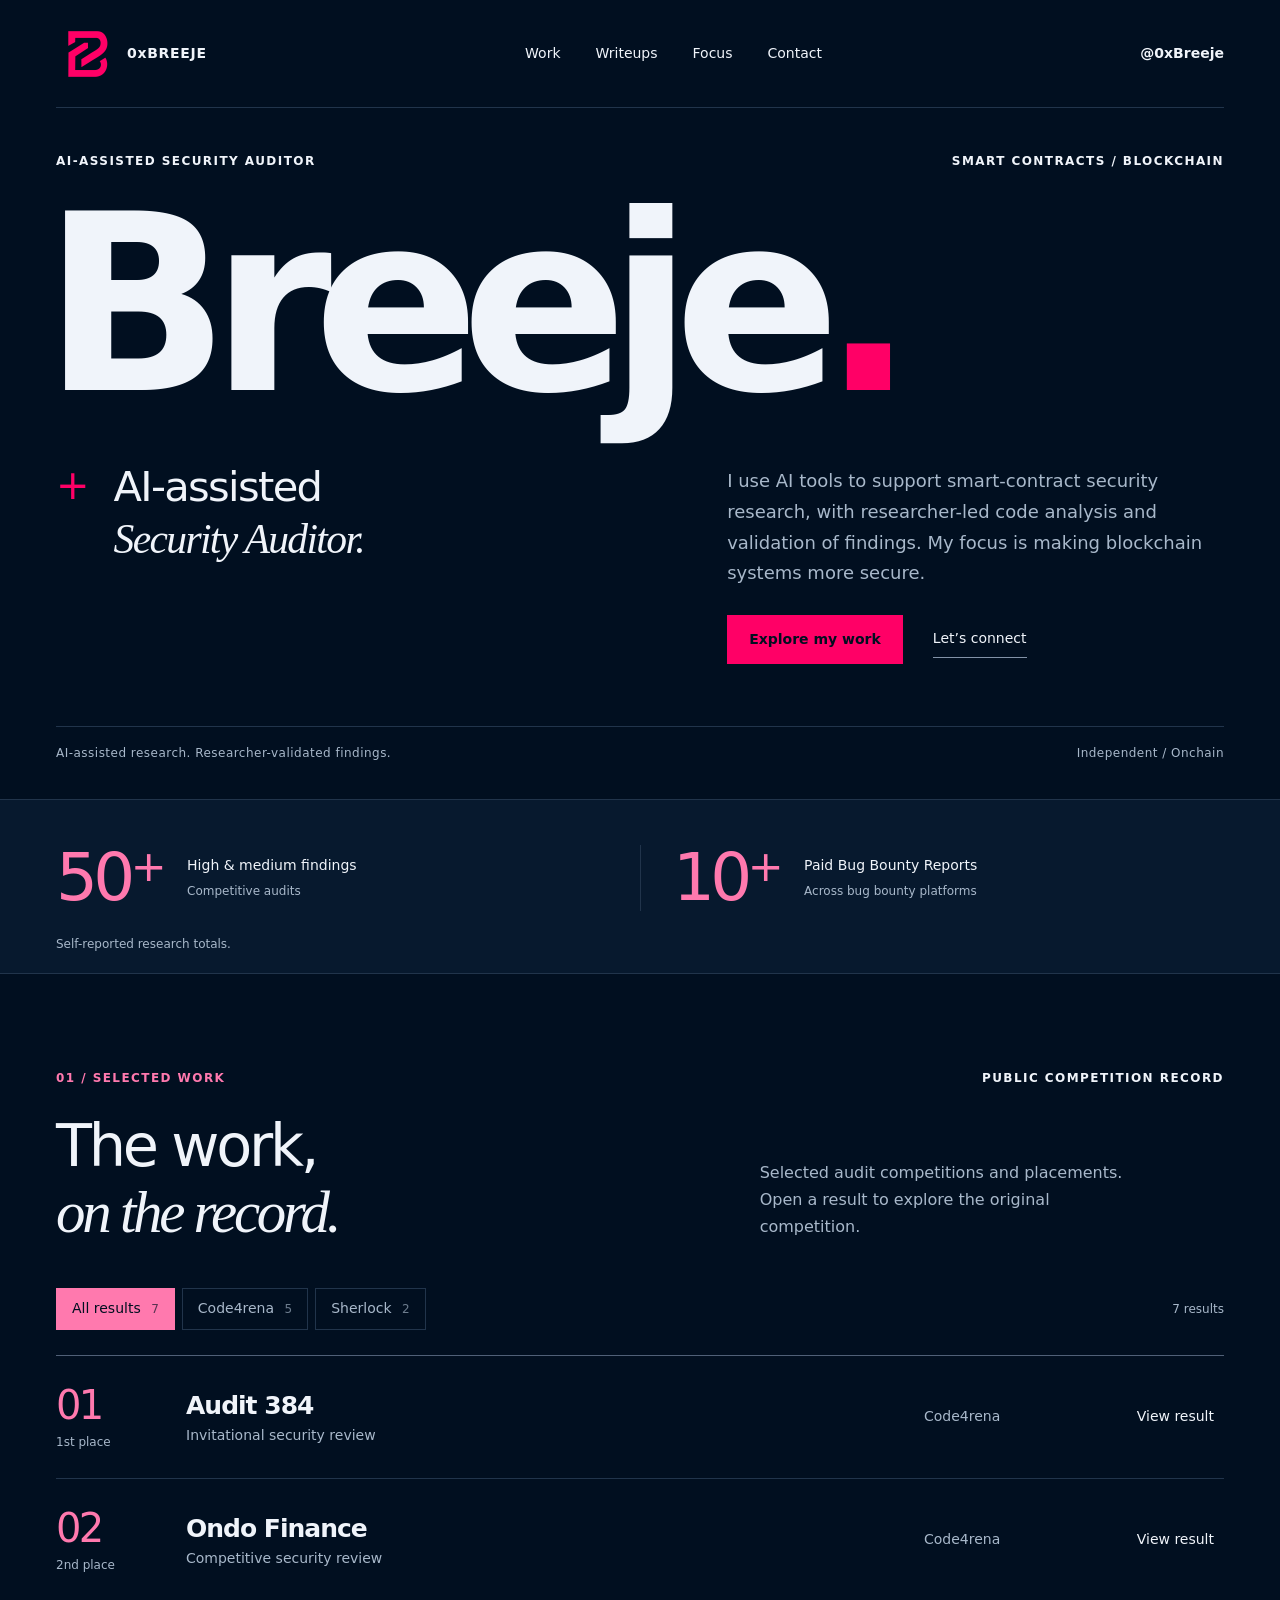
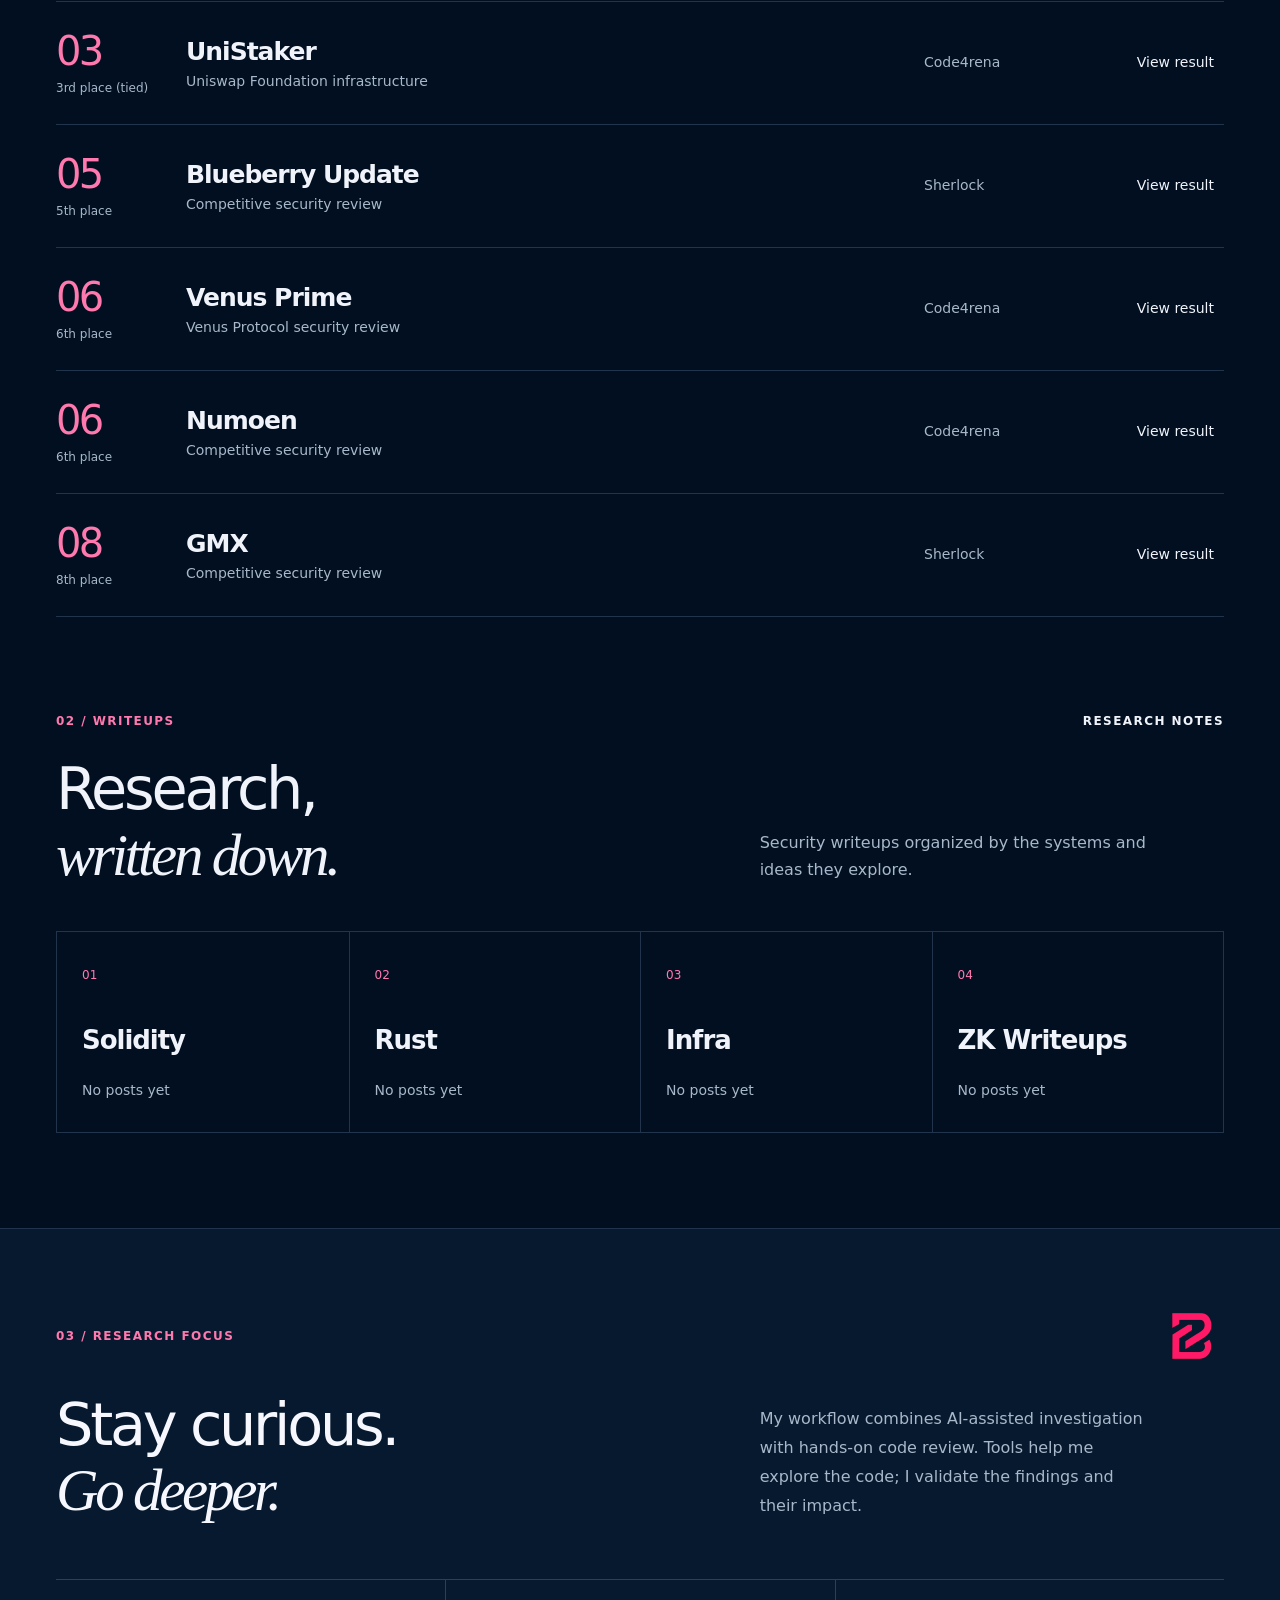
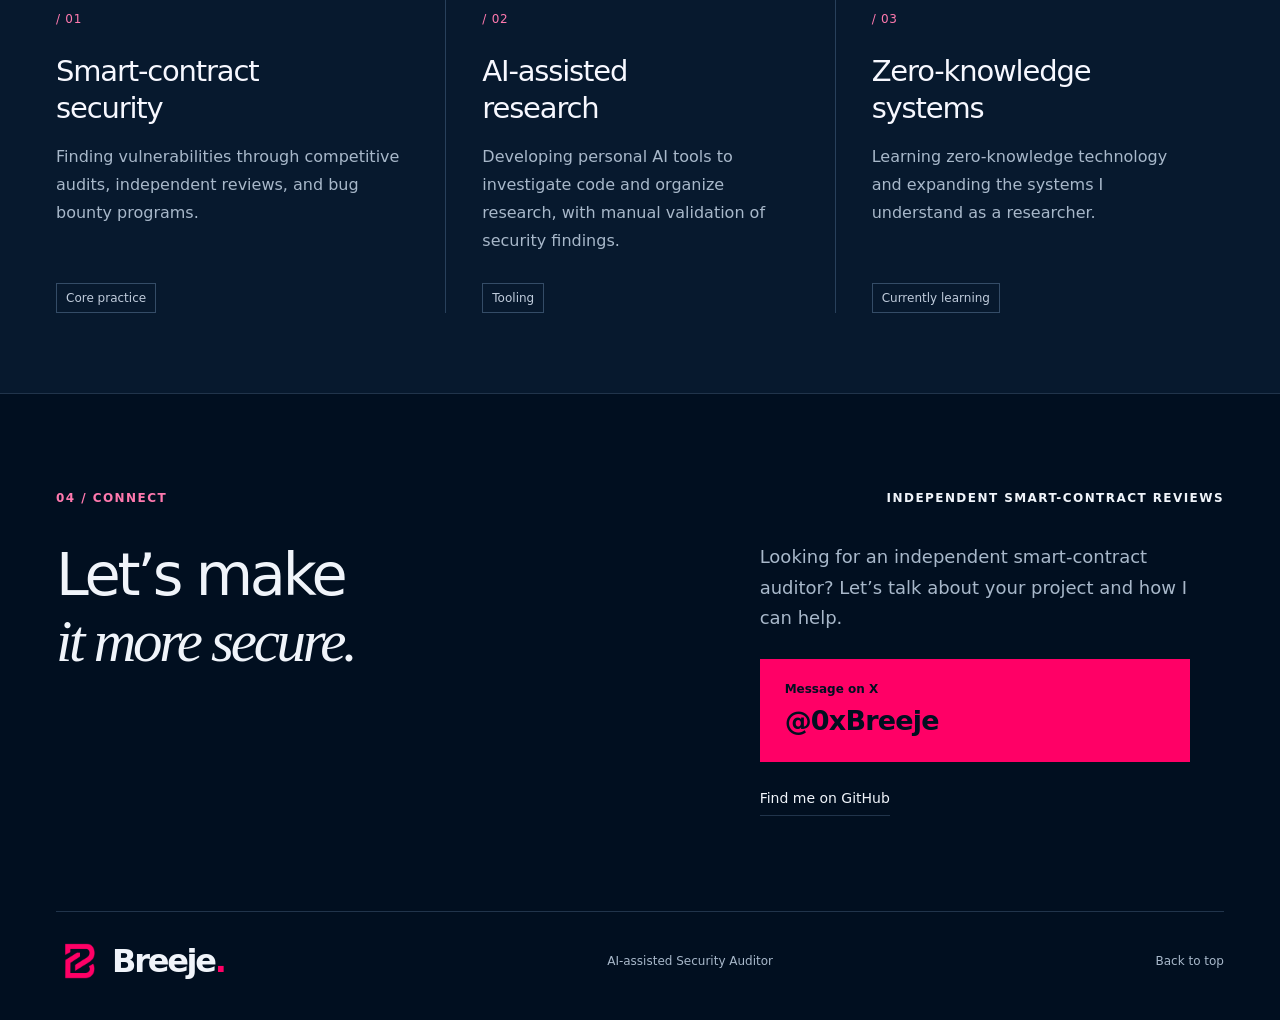
<file: index.html>
<!doctype html>
<html lang="en">
<head>
<meta charset="UTF-8">
<meta name="viewport" content="width=device-width, initial-scale=1">
<meta name="color-scheme" content="dark">
<meta name="theme-color" content="#010f20">
<title>Breeje | AI-assisted Security Auditor</title>
<meta name="description" content="AI-assisted security auditor. Explore Breeje's audit results, bug bounty work, and Solidity, Rust, Infra, and ZK writeups.">
<meta property="og:title" content="Breeje | AI-assisted Security Auditor">
<meta property="og:description" content="AI-assisted security research with researcher-led analysis and validation.">
<meta property="og:type" content="website">
<link rel="icon" type="image/png" href="assets/breeje-logo.png">
<link rel="stylesheet" href="styles.css">
<script src="script.js" defer></script>
<script src="writeups/posts.js" defer></script>
<script src="writeups/writeups.js" defer></script>
</head>
<body>
<a class="skip-link" href="#main">Skip to content</a>
<header class="site-header wrap">
  <a class="wordmark" href="#top" aria-label="Breeje home"><img class="brand-logo" src="assets/breeje-logo.png" alt="" width="64" height="64"><span>0xBREEJE</span></a>
  <nav aria-label="Main navigation"><a href="#work">Work</a><a href="writeups/index.html">Writeups</a><a href="#focus">Focus</a><a href="#contact">Contact</a></nav>
  <a class="header-contact" href="https://twitter.com/0xBreeje" target="_blank" rel="noopener noreferrer">@0xBreeje</a>
</header>
<main id="main">
<section class="hero wrap" id="top" aria-labelledby="hero-title">
  <div class="hero-topline"><span class="eyebrow">AI-assisted Security Auditor</span><span class="eyebrow hero-edition">Smart contracts / Blockchain</span></div>
  <h1 id="hero-title">Breeje<span class="name-period">.</span></h1>
  <div class="hero-bottom">
    <div class="hero-statement"><span class="small-cross" aria-hidden="true">+</span><h2>AI-assisted<br><em>Security Auditor.</em></h2></div>
    <div class="hero-intro"><p>I use AI tools to support smart-contract security research, with researcher-led code analysis and validation of findings. My focus is making blockchain systems more secure.</p><div class="hero-actions"><a class="button button-blue" href="#work">Explore my work</a><a class="text-link" href="#contact">Let’s connect</a></div></div>
  </div>
  <div class="hero-rule"><span>AI-assisted research. Researcher-validated findings.</span><span aria-hidden="true">Independent / Onchain</span></div>
</section>
<section class="record-strip" aria-label="Research record">
  <div class="wrap"><div class="stat-grid">
    <div class="stat"><strong>50<span>+</span></strong><div>High &amp; medium findings<span>Competitive audits</span></div></div>
    <div class="stat"><strong>10<span>+</span></strong><div>Paid Bug Bounty Reports<span>Across bug bounty platforms</span></div></div>
  </div><p class="record-note">Self-reported research totals.</p></div>
</section>
<section class="work-section wrap" id="work" aria-labelledby="work-title">
  <div class="section-top"><span class="eyebrow section-index">01 / Selected work</span><span class="eyebrow">Public competition record</span></div>
  <div class="section-heading"><h2 id="work-title">The work,<br><em>on the record.</em></h2><p>Selected audit competitions and placements. Open a result to explore the original competition.</p></div>
  <div class="work-controls"><div class="filters" role="group" aria-label="Filter results by platform"><button class="filter active" data-filter="all" aria-pressed="true">All results <span>7</span></button><button class="filter" data-filter="code4rena" aria-pressed="false">Code4rena <span>5</span></button><button class="filter" data-filter="sherlock" aria-pressed="false">Sherlock <span>2</span></button></div><span id="result-count" class="result-count" aria-live="polite">7 results</span></div>
  <div class="results-list">
    <a class="result-row" data-platform="code4rena" href="https://code4rena.com/audits/2024-05-audit-384-invitational" target="_blank" rel="noopener noreferrer"><span class="rank"><span class="rank-number">01</span><span class="rank-label">1st place</span></span><span class="result-name">Audit 384 <span class="result-detail">Invitational security review</span></span><span class="platform">Code4rena</span><span class="result-action"><span class="result-link-label">View result</span><span class="mobile-result-label">View</span></span></a>
    <a class="result-row" data-platform="code4rena" href="https://code4rena.com/audits/2024-03-ondo-finance" target="_blank" rel="noopener noreferrer"><span class="rank"><span class="rank-number">02</span><span class="rank-label">2nd place</span></span><span class="result-name">Ondo Finance <span class="result-detail">Competitive security review</span></span><span class="platform">Code4rena</span><span class="result-action"><span class="result-link-label">View result</span><span class="mobile-result-label">View</span></span></a>
    <a class="result-row" data-platform="code4rena" href="https://code4rena.com/audits/2024-02-unistaker-infrastructure" target="_blank" rel="noopener noreferrer"><span class="rank"><span class="rank-number">03</span><span class="rank-label">3rd place (tied)</span></span><span class="result-name">UniStaker <span class="result-detail">Uniswap Foundation infrastructure</span></span><span class="platform">Code4rena</span><span class="result-action"><span class="result-link-label">View result</span><span class="mobile-result-label">View</span></span></a>
    <a class="result-row" data-platform="sherlock" href="https://app.sherlock.xyz/audits/contests/69" target="_blank" rel="noopener noreferrer"><span class="rank"><span class="rank-number">05</span><span class="rank-label">5th place</span></span><span class="result-name">Blueberry Update <span class="result-detail">Competitive security review</span></span><span class="platform">Sherlock</span><span class="result-action"><span class="result-link-label">View result</span><span class="mobile-result-label">View</span></span></a>
    <a class="result-row" data-platform="code4rena" href="https://code4rena.com/audits/2023-09-venus-prime" target="_blank" rel="noopener noreferrer"><span class="rank"><span class="rank-number">06</span><span class="rank-label">6th place</span></span><span class="result-name">Venus Prime <span class="result-detail">Venus Protocol security review</span></span><span class="platform">Code4rena</span><span class="result-action"><span class="result-link-label">View result</span><span class="mobile-result-label">View</span></span></a>
    <a class="result-row" data-platform="code4rena" href="https://code4rena.com/audits/2023-01-numoen-contest" target="_blank" rel="noopener noreferrer"><span class="rank"><span class="rank-number">06</span><span class="rank-label">6th place</span></span><span class="result-name">Numoen <span class="result-detail">Competitive security review</span></span><span class="platform">Code4rena</span><span class="result-action"><span class="result-link-label">View result</span><span class="mobile-result-label">View</span></span></a>
    <a class="result-row" data-platform="sherlock" href="https://app.sherlock.xyz/audits/contests/6" target="_blank" rel="noopener noreferrer"><span class="rank"><span class="rank-number">08</span><span class="rank-label">8th place</span></span><span class="result-name">GMX <span class="result-detail">Competitive security review</span></span><span class="platform">Sherlock</span><span class="result-action"><span class="result-link-label">View result</span><span class="mobile-result-label">View</span></span></a>
  </div>
</section>
<section class="writeups-section wrap" id="writeups" aria-labelledby="writeups-title">
  <div class="section-top"><span class="eyebrow section-index">02 / Writeups</span><span class="eyebrow">Research notes</span></div>
  <div class="section-heading"><h2 id="writeups-title">Research,<br><em>written down.</em></h2><p>Security writeups organized by the systems and ideas they explore.</p></div>
  <div class="writeup-category-grid">
    <a class="category-card" href="writeups/index.html?category=solidity"><span class="category-index">01</span><h3>Solidity</h3><span data-category-count="Solidity">No posts yet</span></a>
    <a class="category-card" href="writeups/index.html?category=rust"><span class="category-index">02</span><h3>Rust</h3><span data-category-count="Rust">No posts yet</span></a>
    <a class="category-card" href="writeups/index.html?category=infra"><span class="category-index">03</span><h3>Infra</h3><span data-category-count="Infra">No posts yet</span></a>
    <a class="category-card" href="writeups/index.html?category=zk"><span class="category-index">04</span><h3>ZK Writeups</h3><span data-category-count="ZK Writeups">No posts yet</span></a>
  </div>
</section>
<section class="focus-section" id="focus" aria-labelledby="focus-title"><div class="wrap">
  <div class="section-top"><span class="eyebrow section-index">03 / Research focus</span><img class="focus-logo" src="assets/breeje-logo.png" alt="" width="64" height="64" loading="lazy"></div>
  <div class="focus-intro"><h2 id="focus-title">Stay curious.<br><em>Go deeper.</em></h2><p>My workflow combines AI-assisted investigation with hands-on code review. Tools help me explore the code; I validate the findings and their impact.</p></div>
  <div class="focus-grid">
    <article><span class="focus-number">/ 01</span><h3>Smart-contract<br>security</h3><p>Finding vulnerabilities through competitive audits, independent reviews, and bug bounty programs.</p><span class="topic-tag">Core practice</span></article>
    <article><span class="focus-number">/ 02</span><h3>AI-assisted<br>research</h3><p>Developing personal AI tools to investigate code and organize research, with manual validation of security findings.</p><span class="topic-tag">Tooling</span></article>
    <article><span class="focus-number">/ 03</span><h3>Zero-knowledge<br>systems</h3><p>Learning zero-knowledge technology and expanding the systems I understand as a researcher.</p><span class="topic-tag">Currently learning</span></article>
  </div>
</div></section>
<section class="contact-section wrap" id="contact" aria-labelledby="contact-title">
  <div class="section-top"><span class="eyebrow section-index">04 / Connect</span><span class="eyebrow">Independent smart-contract reviews</span></div>
  <div class="contact-grid"><h2 id="contact-title">Let’s make<br><em>it more secure.</em></h2><div class="contact-copy"><p>Looking for an independent smart-contract auditor? Let’s talk about your project and how I can help.</p><a class="contact-primary" href="https://twitter.com/0xBreeje" target="_blank" rel="noopener noreferrer"><span>Message on X</span><strong>@0xBreeje</strong></a><a class="github-link" href="https://github.com/Breeje16" target="_blank" rel="noopener noreferrer">Find me on GitHub</a></div></div>
</section>
</main>
<footer class="site-footer wrap"><a class="footer-name" href="#top"><img src="assets/breeje-logo.png" alt="" width="48" height="48" loading="lazy">Breeje<span>.</span></a><p>AI-assisted Security Auditor</p><a href="#top">Back to top</a></footer>
</body>
</html>
</file>
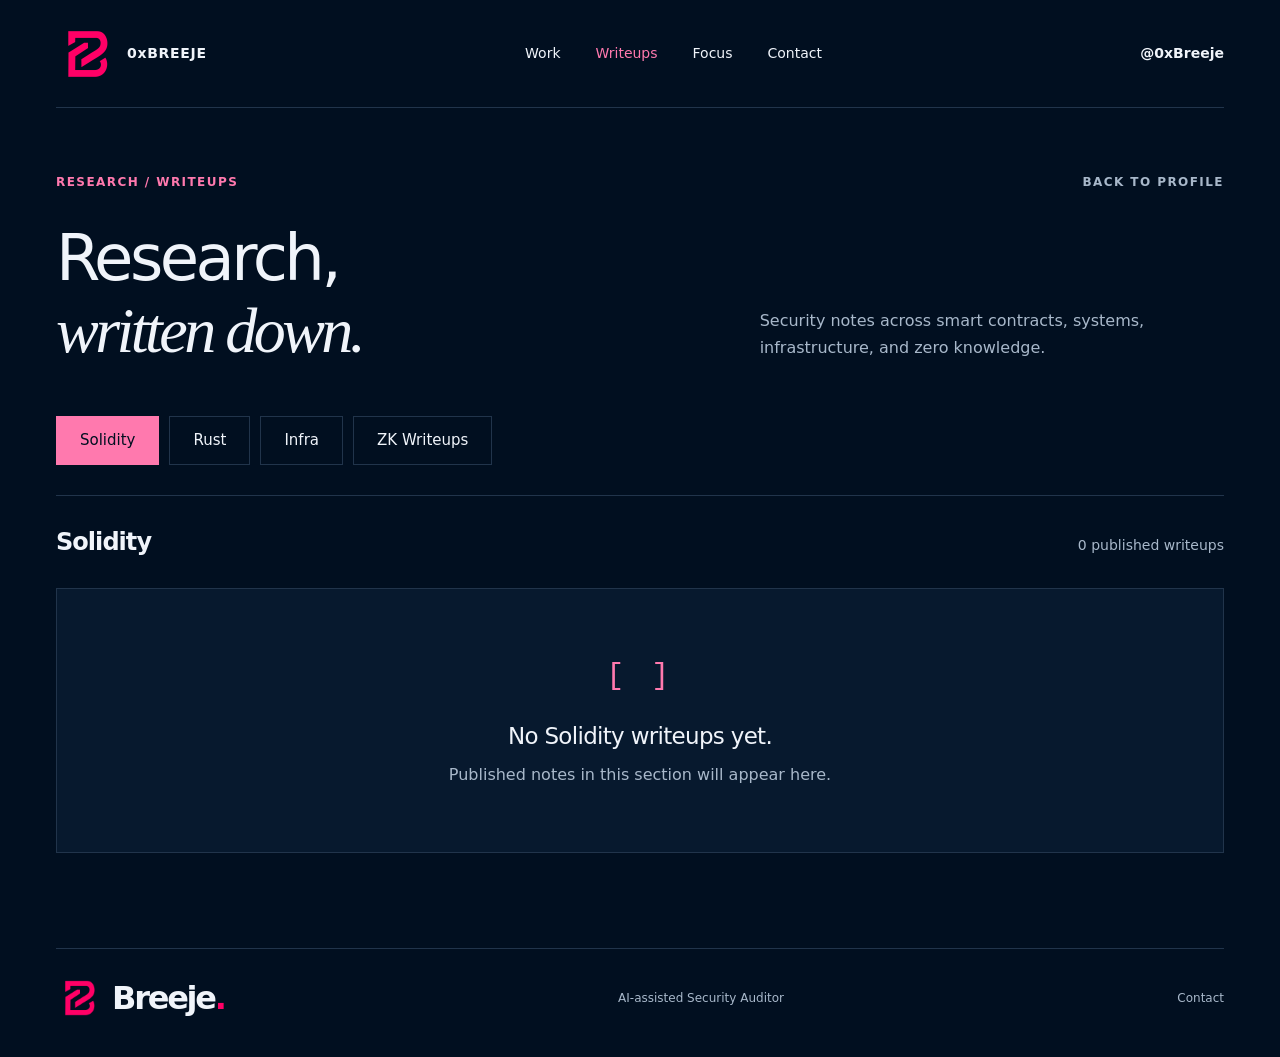
<file: writeups/index.html>
<!doctype html>
<html lang="en">
<head>
<meta charset="UTF-8"><meta name="viewport" content="width=device-width, initial-scale=1"><meta name="color-scheme" content="dark"><meta name="theme-color" content="#010f20">
<title>Writeups | Breeje</title><meta name="description" content="Security research writeups from Breeje across Solidity, Rust, Infra, and ZK.">
<link rel="icon" type="image/png" href="../assets/breeje-logo.png"><link rel="stylesheet" href="../styles.css">
<script src="posts.js" defer></script><script src="writeups.js" defer></script>
</head>
<body>
<a class="skip-link" href="#main">Skip to content</a>
<header class="site-header wrap"><a class="wordmark" href="../index.html" aria-label="Breeje home"><img class="brand-logo" src="../assets/breeje-logo.png" alt="" width="64" height="64"><span>0xBREEJE</span></a><nav aria-label="Main navigation"><a href="../index.html#work">Work</a><a href="index.html" aria-current="page">Writeups</a><a href="../index.html#focus">Focus</a><a href="../index.html#contact">Contact</a></nav><a class="header-contact" href="https://twitter.com/0xBreeje" target="_blank" rel="noopener noreferrer">@0xBreeje</a></header>
<main id="main" class="wrap blog-main">
  <div class="section-top"><span class="eyebrow section-index">Research / Writeups</span><a class="eyebrow blog-home" href="../index.html">Back to profile</a></div>
  <div class="section-heading blog-heading"><h1>Research,<br><em>written down.</em></h1><p>Security notes across smart contracts, systems, infrastructure, and zero knowledge.</p></div>
  <nav class="writeup-filters" aria-label="Writeup categories">
    <a class="active" href="index.html?category=solidity" data-writeup-category="solidity" aria-current="page">Solidity</a>
    <a href="index.html?category=rust" data-writeup-category="rust">Rust</a>
    <a href="index.html?category=infra" data-writeup-category="infra">Infra</a>
    <a href="index.html?category=zk" data-writeup-category="zk">ZK Writeups</a>
  </nav>
  <section class="writeup-results" aria-labelledby="category-title">
    <div class="writeup-results-heading"><h2 id="category-title">Solidity</h2><p id="writeup-count" role="status" aria-live="polite">0 published writeups</p></div>
    <div id="writeup-list" class="writeup-list"></div>
    <div id="writeup-empty" class="writeup-empty"><span aria-hidden="true">[ ]</span><h3 id="empty-title">No Solidity writeups yet.</h3><p>Published notes in this section will appear here.</p></div>
  </section>
  <noscript><p class="noscript-note">Enable JavaScript to browse the writeup index. Individual article pages can be read without JavaScript.</p></noscript>
</main>
<footer class="site-footer wrap"><a class="footer-name" href="../index.html"><img src="../assets/breeje-logo.png" alt="" width="48" height="48">Breeje<span>.</span></a><p>AI-assisted Security Auditor</p><a href="../index.html#contact">Contact</a></footer>
</body></html>
</file>
<file: styles.css>
:root{--paper:#010f20;--ink:#f0f4fa;--muted:#a8b8ca;--blue:#ff0066;--line:#21344b;--night:#07192e;--max:1320px;--body:system-ui,-apple-system,BlinkMacSystemFont,'Segoe UI',sans-serif;--display:system-ui,-apple-system,BlinkMacSystemFont,'Segoe UI',sans-serif}*{box-sizing:border-box}html{scroll-behavior:smooth;scroll-padding-top:30px}body{margin:0;background:var(--paper);color:var(--ink);font-family:var(--body);font-size:16px;line-height:1.5}::selection{background:var(--blue);color:white}a{color:inherit;text-decoration:none}button{font:inherit}a,button{-webkit-tap-highlight-color:transparent}a:focus-visible,button:focus-visible{outline:3px solid #ff982c;outline-offset:6px}a[target='_blank']{text-underline-offset:4px}.wrap{width:calc(100% - 112px);max-width:var(--max);margin-inline:auto}.skip-link{position:fixed;z-index:20;top:12px;left:12px;background:var(--ink);color:white;padding:12px 20px;transform:translateY(-200%)}.skip-link:focus{transform:none}.site-header{height:108px;display:flex;align-items:center;justify-content:space-between;border-bottom:1px solid var(--line);gap:20px}.wordmark{display:flex;align-items:center;gap:12px;font-size:14px;font-weight:800;letter-spacing:.05em}.brand-icon{background:var(--blue);color:#fff;height:38px;width:38px;display:grid;place-items:center;font-size:28px;font-weight:800;line-height:1}.site-header nav{display:flex;gap:35px;font-size:14px}.site-header nav a,.header-contact{transition:color .15s}.site-header nav a:hover,.header-contact:hover{color:var(--blue)}.header-contact{font-size:14px;font-weight:600}.external-mark{padding-left:8px}.eyebrow{font-family:var(--body);font-size:12px;font-weight:600;letter-spacing:.12em;text-transform:uppercase}.hero{padding-top:44px}.hero-topline{display:flex;justify-content:space-between;gap:20px}.hero h1{font-family:var(--display);font-size:clamp(120px,19.2vw,274px);font-weight:800;line-height:1.08;letter-spacing:-.077em;margin:3px 0 23px -0.055em;white-space:nowrap}.name-period{color:var(--blue)}.hero-bottom{display:grid;grid-template-columns:1.2fr 1fr;gap:75px;margin-top:0;padding-bottom:62px}.hero-statement{display:flex;gap:24px}.small-cross{color:var(--blue);font-size:40px;font-weight:400;line-height:1.2}.hero-statement h2{font-family:var(--display);font-size:clamp(26px,3.25vw,47px);font-weight:500;line-height:1.25;letter-spacing:-.04em;margin:0}em{font-family:Georgia,'Times New Roman',serif;font-weight:400}.hero-intro{padding-top:5px;max-width:480px}.hero-intro p{font-size:18px;line-height:1.7;margin:0;color:var(--muted)}.hero-actions{display:flex;gap:30px;align-items:center;margin-top:26px}.button{display:inline-flex;align-items:center;justify-content:center;padding:14px 22px;font-size:14px;font-weight:600;min-height:48px}.button-blue{background:var(--blue);color:white;transition:background .15s,transform .15s}.button-blue:hover{background:#ff3988;transform:translateY(-2px)}.text-link{font-size:14px;border-bottom:1px solid var(--ink);padding:8px 0}.hero-rule{display:flex;justify-content:space-between;border-top:1px solid var(--line);padding:17px 0;color:var(--muted);font-size:12px;letter-spacing:.04em}.record-strip{background:var(--blue);color:#fff;padding:45px 0 20px;margin-top:20px}.stat-grid{display:grid;grid-template-columns:repeat(3,1fr)}.stat{display:flex;align-items:center;gap:25px;padding-right:24px}.stat+.stat{padding-left:32px;border-left:1px solid #ffffff38}.stat strong{font-family:var(--display);font-size:66px;font-weight:500;line-height:1;letter-spacing:-.07em;white-space:nowrap}.stat strong>span{font-size:.65em;vertical-align:top}.stat div{font-size:14px;line-height:1.55}.stat div>span{display:block;color:#a8b8ca;font-size:12px;margin-top:5px}.record-note{margin:24px 0 0;color:#a8b8ca;font-size:12px}.record-note a{border-bottom:1px solid #ff79ae}.work-section{padding-block:95px}.section-top{display:flex;justify-content:space-between;align-items:center;gap:25px}.section-index{color:var(--blue)}.section-heading{display:grid;grid-template-columns:1.3fr 1fr;gap:100px;align-items:end;margin:26px 0 42px}.section-heading h2,.focus-intro h2,.contact-grid h2{font-family:var(--display);font-size:clamp(38px,4.6vw,66px);font-weight:500;letter-spacing:-.055em;line-height:1.12;margin:0}.section-heading p{color:var(--muted);max-width:390px;margin:0 0 5px;font-size:16px;line-height:1.7}.work-controls{display:flex;align-items:center;justify-content:space-between;margin-bottom:25px;gap:20px}.filters{display:flex;gap:7px}.filter{border:1px solid var(--line);background:transparent;color:var(--muted);padding:9px 15px;cursor:pointer;font-size:14px;min-height:42px;transition:background .15s,color .15s}.filter>span{padding-left:6px;font-size:12px;opacity:.65}.filter.active{background:var(--ink);color:white;border-color:var(--ink)}.filter:not(.active):hover{background:#142b44}.result-count{font-size:12px;color:var(--muted)}.results-list{border-top:1px solid var(--ink)}.result-row{display:grid;grid-template-columns:105px 1fr 135px 130px;gap:25px;align-items:center;min-height:123px;border-bottom:1px solid var(--line);padding:20px 10px 20px 0;transition:background .2s,padding .2s}.result-row[hidden]{display:none}.result-row:hover{background:#0c213a;padding-left:16px;padding-right:16px}.rank{display:flex;flex-direction:column}.rank-number{font-family:var(--display);font-size:40px;line-height:1.1;letter-spacing:-.07em;color:var(--blue);font-weight:500}.rank-label{font-size:12px;color:var(--muted);margin-top:6px}.result-name{font-family:var(--display);font-weight:600;font-size:25px;letter-spacing:-.04em;line-height:1.4}.result-detail{display:block;font-family:var(--body);font-size:14px;font-weight:400;letter-spacing:0;color:var(--muted);margin-top:3px}.platform{font-size:14px;color:var(--muted)}.result-action{font-size:14px;justify-self:end}.result-action span{margin-left:13px;color:var(--blue)}.work-note{font-size:12px;color:var(--muted);line-height:1.7;margin:20px 0 0}.work-note a{text-decoration:underline}.focus-section{background:var(--night);color:#f7f8ff;padding:75px 0 80px}.focus-section .section-index{color:#ff79ae}.focus-symbol{font-family:var(--display);font-size:30px;letter-spacing:-.08em;color:#ff79ae}.focus-intro{display:grid;grid-template-columns:1.3fr 1fr;gap:100px;align-items:end;margin:24px 0 55px}.focus-intro p{color:#a8b8ca;max-width:390px;line-height:1.8;margin:0 0 4px}.focus-grid{display:grid;grid-template-columns:repeat(3,1fr);border-top:1px solid #ffffff29}.focus-grid article{padding:30px 40px 0 0;display:flex;flex-direction:column;align-items:start}.focus-grid article+article{padding-left:36px;border-left:1px solid #ffffff29}.focus-number{font-size:12px;color:#ff79ae;letter-spacing:.06em}.focus-grid h3{font-family:var(--display);font-weight:500;font-size:29px;letter-spacing:-.04em;line-height:1.25;margin:25px 0 17px}.focus-grid p{font-size:16px;line-height:1.75;color:#a8b8ca;margin:0 0 28px}.topic-tag{font-size:12px;border:1px solid #ffffff35;padding:5px 9px;margin-top:auto;color:#c0ccdc}.contact-section{padding-block:95px}.contact-grid{display:grid;grid-template-columns:1.3fr 1fr;gap:100px;margin-top:35px}.contact-copy{max-width:430px}.contact-copy p{margin:0 0 25px;color:var(--muted);font-size:18px;line-height:1.7}.contact-primary{display:flex;flex-direction:column;background:var(--blue);color:white;padding:21px 25px;transition:background .2s}.contact-primary:hover{background:#ff3988}.contact-primary>span{font-size:12px;margin-bottom:3px;color:#061122}.contact-primary>strong{font-family:var(--display);font-size:27px;font-weight:500;letter-spacing:-.03em}.github-link{display:inline-block;font-size:14px;margin-top:20px;padding:6px 0;border-bottom:1px solid var(--line)}.github-link span{margin-left:8px}.site-footer{display:flex;align-items:center;justify-content:space-between;gap:20px;border-top:1px solid var(--line);padding-block:25px 35px}.footer-name{font-family:var(--display);font-size:32px;font-weight:800;letter-spacing:-.07em}.footer-name span{color:var(--blue)}.site-footer p,.site-footer>a:last-child{font-size:12px;color:var(--muted)}
@media(min-width:1500px){.hero h1{font-size:284px}.hero-bottom{padding-bottom:75px}}@media(max-width:1100px){.wrap{width:calc(100% - 72px)}.hero-bottom,.section-heading,.focus-intro,.contact-grid{gap:45px}.hero-statement{gap:17px}.stat{gap:15px}.stat strong{font-size:54px}.stat+.stat{padding-left:22px}.stat div{font-size:12px}.stat div>span{font-size:12px}.result-row{grid-template-columns:85px 1fr 105px 110px;gap:18px}.result-name{font-size:23px}.focus-grid article{padding-right:26px}.focus-grid article+article{padding-left:26px}.focus-grid h3{font-size:26px}}
@media(max-width:760px){.wrap{width:calc(100% - 40px)}.site-header{height:80px;gap:14px}.wordmark>span:last-child{display:none}.brand-icon{height:34px;width:34px;font-size:25px}.site-header nav{gap:22px;font-size:14px}.header-contact{display:none}.hero{padding-top:28px}.hero-topline{align-items:start}.eyebrow{font-size:12px;letter-spacing:.09em}.hero-edition{max-width:110px;text-align:right}.hero h1{font-size:22.4vw;line-height:1.18;letter-spacing:-.078em;margin:6px 0 21px -.065em}.hero-bottom{grid-template-columns:1fr;gap:25px;padding-bottom:34px}.hero-statement h2{font-size:37px;line-height:1.18}.hero-statement{gap:15px}.small-cross{font-size:31px}.hero-intro{padding:0}.hero-intro p{font-size:16px;line-height:1.75;max-width:530px}.hero-actions{margin-top:23px;gap:27px}.hero-rule{font-size:12px;padding:14px 0}.record-strip{margin-top:15px;padding:29px 0 18px}.stat-grid{grid-template-columns:1fr}.stat{padding:15px 0;display:grid;grid-template-columns:110px 1fr;align-items:center;gap:20px}.stat+.stat{border-left:0;border-top:1px solid #ffffff38;padding:19px 0 15px}.stat strong{font-size:55px}.stat div{font-size:16px}.stat div>span{margin-top:3px}.record-note{font-size:12px;margin-top:17px;max-width:310px;line-height:1.65}.work-section{padding-block:55px}.section-top{gap:20px;align-items:flex-start}.section-top>.eyebrow:last-child:not(.section-index){max-width:150px;text-align:right}.section-heading,.focus-intro,.contact-grid{grid-template-columns:1fr;gap:24px}.section-heading{margin:25px 0 28px}.section-heading h2,.focus-intro h2,.contact-grid h2{font-size:45px}.section-heading p{max-width:440px;font-size:16px}.work-controls{margin-bottom:20px;align-items:start}.filters{gap:6px;flex-wrap:wrap}.filter{padding:9px 10px;font-size:13px}.filter>span{font-size:12px;padding-left:3px}.result-count{display:none}.result-row{grid-template-columns:60px 1fr 26px;gap:13px;min-height:117px;padding:19px 0}.rank{grid-row:1/3}.rank-number{font-size:34px}.rank-label{font-size:12px}.result-name{font-size:22px;grid-column:2;grid-row:1}.result-detail{font-size:13px;line-height:1.5;max-width:230px}.platform{grid-column:2;grid-row:2;font-size:12px;margin-top:-7px}.result-action{font-size:0;grid-column:3;grid-row:1/3}.result-action span{font-size:20px;margin:0}.result-row:hover{padding-left:6px;padding-right:6px}.work-note{font-size:12px;margin-top:18px}.focus-section{padding:42px 0 50px}.focus-symbol{font-size:26px;margin-top:-6px}.focus-intro{margin:24px 0 34px;gap:24px}.focus-intro p{font-size:16px;max-width:440px}.focus-grid{grid-template-columns:1fr}.focus-grid article{padding:25px 0 28px;display:grid;grid-template-columns:40px 1fr;gap:0 15px}.focus-grid article+article{padding:25px 0 28px;border-left:0;border-top:1px solid #ffffff29}.focus-number{grid-row:1/4;margin-top:6px}.focus-grid h3{font-size:26px;margin:0 0 13px;grid-column:2}.focus-grid h3 br{display:none}.focus-grid p{font-size:16px;grid-column:2;margin:0 0 20px}.topic-tag{justify-self:start;grid-column:2}.contact-section{padding-block:55px}.contact-grid{margin-top:25px;gap:28px}.contact-copy{max-width:none}.contact-copy p{font-size:16px;max-width:420px}.contact-primary{padding:18px 22px}.contact-primary>strong{font-size:26px}.site-footer{flex-wrap:wrap;gap:8px 20px;padding:22px 0 28px}.site-footer p{order:3;flex-basis:100%;margin:0}.footer-name{font-size:30px}.site-footer>a:last-child{margin-left:auto}}
@media(prefers-reduced-motion:reduce){html{scroll-behavior:auto}*,*::before,*::after{transition:none!important}}

.mobile-result-label{display:none}.result-action .result-link-label{color:inherit;margin:0}@media(max-width:760px){.result-action .result-link-label{display:none}.result-action .mobile-result-label{display:inline;font-size:12px;margin:0}.result-row{grid-template-columns:60px 1fr 30px}.rank-label{line-height:1.4}.hero-rule{gap:10px}.hero-rule>span:last-child{white-space:nowrap}}

/* Dark identity: the supplied logo's navy and pink. */
.brand-logo{display:block;width:64px;height:64px;object-fit:contain;flex:none}.wordmark{gap:7px}.brand-icon{display:none}.focus-logo{width:64px;height:64px;object-fit:contain;mix-blend-mode:lighten}.footer-name{display:flex;align-items:center;gap:8px}.footer-name img{width:48px;height:48px;object-fit:contain}.footer-name>span{margin-left:-8px}.button-blue{color:#010f20;font-weight:750}.button-blue:hover{background:#ff3988}.record-strip{background:#07192e;border-top:1px solid var(--line);border-bottom:1px solid var(--line);color:var(--ink)}.stat strong{color:#ff79ae}.stat+.stat{border-color:var(--line)}.record-note a{color:#c9d5e4}.filter.active{background:#ff79ae;border-color:#ff79ae;color:#010f20}.results-list{border-color:#506077}.rank-number{color:#ff79ae}.section-index{color:#ff79ae}.header-contact:hover,.site-header nav a:hover{color:#ff79ae}.contact-primary{background:#ff0066;color:#010f20}.contact-primary>span{color:#010f20;font-weight:600}.contact-primary>strong{font-weight:650}.skip-link{background:#ff79ae;color:#010f20}.focus-section{border-block:1px solid var(--line)}.focus-grid{border-color:#28405b}.focus-grid article+article{border-color:#28405b}.topic-tag{border-color:#344c67}.text-link{border-color:#8292a7}.hero h1{font-weight:750}.hero-statement h2{font-weight:450}
@media(max-width:760px){.brand-logo{width:50px;height:50px}.site-header{height:82px}.focus-logo{width:50px;height:50px;margin-top:-12px}.stat+.stat{border-color:var(--line)}.focus-grid article+article{border-color:#28405b}.footer-name img{width:42px;height:42px}.hero h1{font-size:22vw}}

/* Research publishing */
.stat-grid{grid-template-columns:repeat(2,1fr)}
.writeups-section{padding:0 0 95px}.writeup-category-grid{display:grid;grid-template-columns:repeat(4,1fr);border:1px solid var(--line)}.category-card{padding:30px 25px;transition:background .15s}.category-card+.category-card{border-left:1px solid var(--line)}.category-card:hover{background:#0c213a}.category-index{color:#ff79ae;font-size:12px}.category-card h3{font-family:var(--display);font-size:26px;font-weight:550;letter-spacing:-.04em;margin:35px 0 18px}.category-card>[data-category-count]{font-size:14px;color:var(--muted)}
.blog-main{padding-block:65px 95px;min-height:calc(100vh - 235px)}.blog-heading{margin:32px 0 50px}.blog-heading h1{font-family:var(--display);font-size:clamp(42px,5vw,72px);font-weight:500;letter-spacing:-.055em;line-height:1.12;margin:0}.blog-home{color:var(--muted)}.writeup-filters{display:flex;gap:10px;padding-bottom:30px;border-bottom:1px solid var(--line);flex-wrap:wrap}.writeup-filters a{font-size:15px;padding:12px 23px;border:1px solid var(--line);min-height:47px}.writeup-filters a:hover{background:#142b44}.writeup-filters a.active{background:#ff79ae;color:#010f20;border-color:#ff79ae}.writeup-results-heading{display:flex;align-items:baseline;justify-content:space-between;gap:20px;margin:28px 0}.writeup-results-heading h2{font-size:24px;font-weight:550;letter-spacing:-.04em;margin:0}.writeup-results-heading p{font-size:14px;color:var(--muted);margin:0}.writeup-empty{border:1px solid var(--line);background:#07192e;padding:65px 30px;text-align:center}.writeup-empty[hidden]{display:none}.writeup-empty>span{font-family:monospace;font-size:30px;letter-spacing:.15em;color:#ff79ae}.writeup-empty h3{font-weight:500;font-size:23px;letter-spacing:-.03em;margin:20px 0 10px}.writeup-empty p{font-size:16px;color:var(--muted);margin:0}.writeup-list{display:grid;grid-template-columns:repeat(2,minmax(0,1fr));gap:22px}.writeup-card{border:1px solid var(--line);padding:30px;background:#07192e}.writeup-card time{font-size:12px;color:#a8b8ca}.writeup-card h3{font-size:27px;font-weight:550;line-height:1.3;letter-spacing:-.035em;margin:20px 0 14px;overflow-wrap:anywhere}.writeup-card h3 a:hover{color:#ff79ae}.writeup-card p{color:var(--muted);font-size:16px;line-height:1.75;margin:0 0 25px}.writeup-card .text-link{display:inline-block}.noscript-note{padding:16px;border:1px solid var(--line);color:var(--muted)}
.article-main{padding-block:45px 80px}.article-content{max-width:780px;margin:55px auto 60px;overflow-wrap:anywhere}.article-heading{padding-bottom:35px;margin-bottom:40px;border-bottom:1px solid var(--line)}.article-heading h1{font-family:var(--display);font-size:clamp(34px,4.5vw,62px);font-weight:550;letter-spacing:-.045em;line-height:1.15;margin:20px 0 24px}.article-summary{color:var(--muted);font-size:21px;line-height:1.65}.article-content h2{font-size:30px;line-height:1.3;letter-spacing:-.03em;margin:42px 0 20px}.article-content h3{font-size:23px;line-height:1.4;margin-top:30px}.article-content p,.article-content li{font-size:18px;line-height:1.85}.article-content p{margin-block:20px}.article-content a{color:#ff79ae;text-decoration:underline;text-underline-offset:4px}.article-content pre{overflow-x:auto;background:#07192e;border:1px solid var(--line);padding:22px;white-space:pre;max-width:100%;font-size:14px;line-height:1.7}.article-content :not(pre)>code{background:#142b44;padding:2px 6px;font-size:.9em}.article-content blockquote{margin:30px 0;padding:5px 25px;border-left:3px solid #ff79ae;color:#bfccdc}.article-content figure{margin:30px 0}.article-content img{display:block;max-width:100%;height:auto}.article-content figcaption{color:var(--muted);font-size:14px;margin-top:12px}.article-end{max-width:780px;margin:auto;border-top:1px solid var(--line);padding-top:22px}.site-header nav a[aria-current='page']{color:#ff79ae}::selection{background:#ff79ae;color:#010f20}
@media(max-width:1000px){.writeup-category-grid{grid-template-columns:repeat(2,1fr)}.category-card:nth-child(3){border-left:0}.category-card:nth-child(n+3){border-top:1px solid var(--line)}}
@media(max-width:760px){.stat-grid{grid-template-columns:1fr}.site-header nav{gap:14px}.hero-rule{flex-wrap:wrap}.writeups-section{padding-bottom:55px}.category-card{padding:23px 18px}.category-card h3{font-size:23px;margin:23px 0 15px}.category-card>[data-category-count]{font-size:13px}.blog-main{padding-block:38px 60px}.blog-heading{margin:26px 0 32px}.blog-heading h1{font-size:45px}.writeup-filters{gap:7px;padding-bottom:24px}.writeup-filters a{padding:10px 13px;font-size:14px}.writeup-results-heading h2{font-size:23px}.writeup-results-heading p{font-size:12px}.writeup-empty{padding:45px 20px}.writeup-empty h3{font-size:21px}.writeup-list{grid-template-columns:1fr}.writeup-card{padding:25px}.article-main{padding-block:30px 55px}.article-content{margin-top:40px}.article-heading h1{font-size:38px}.article-summary{font-size:18px}.article-content p,.article-content li{font-size:16px}.article-content h2{font-size:26px}.article-content pre{padding:16px;font-size:13px}.hero-statement h2{font-size:35px}}
@media(max-width:380px){.site-header{gap:8px}.site-header nav{gap:12px}.brand-logo{width:42px;height:42px}.site-header nav a{font-size:13px}}
</file>
